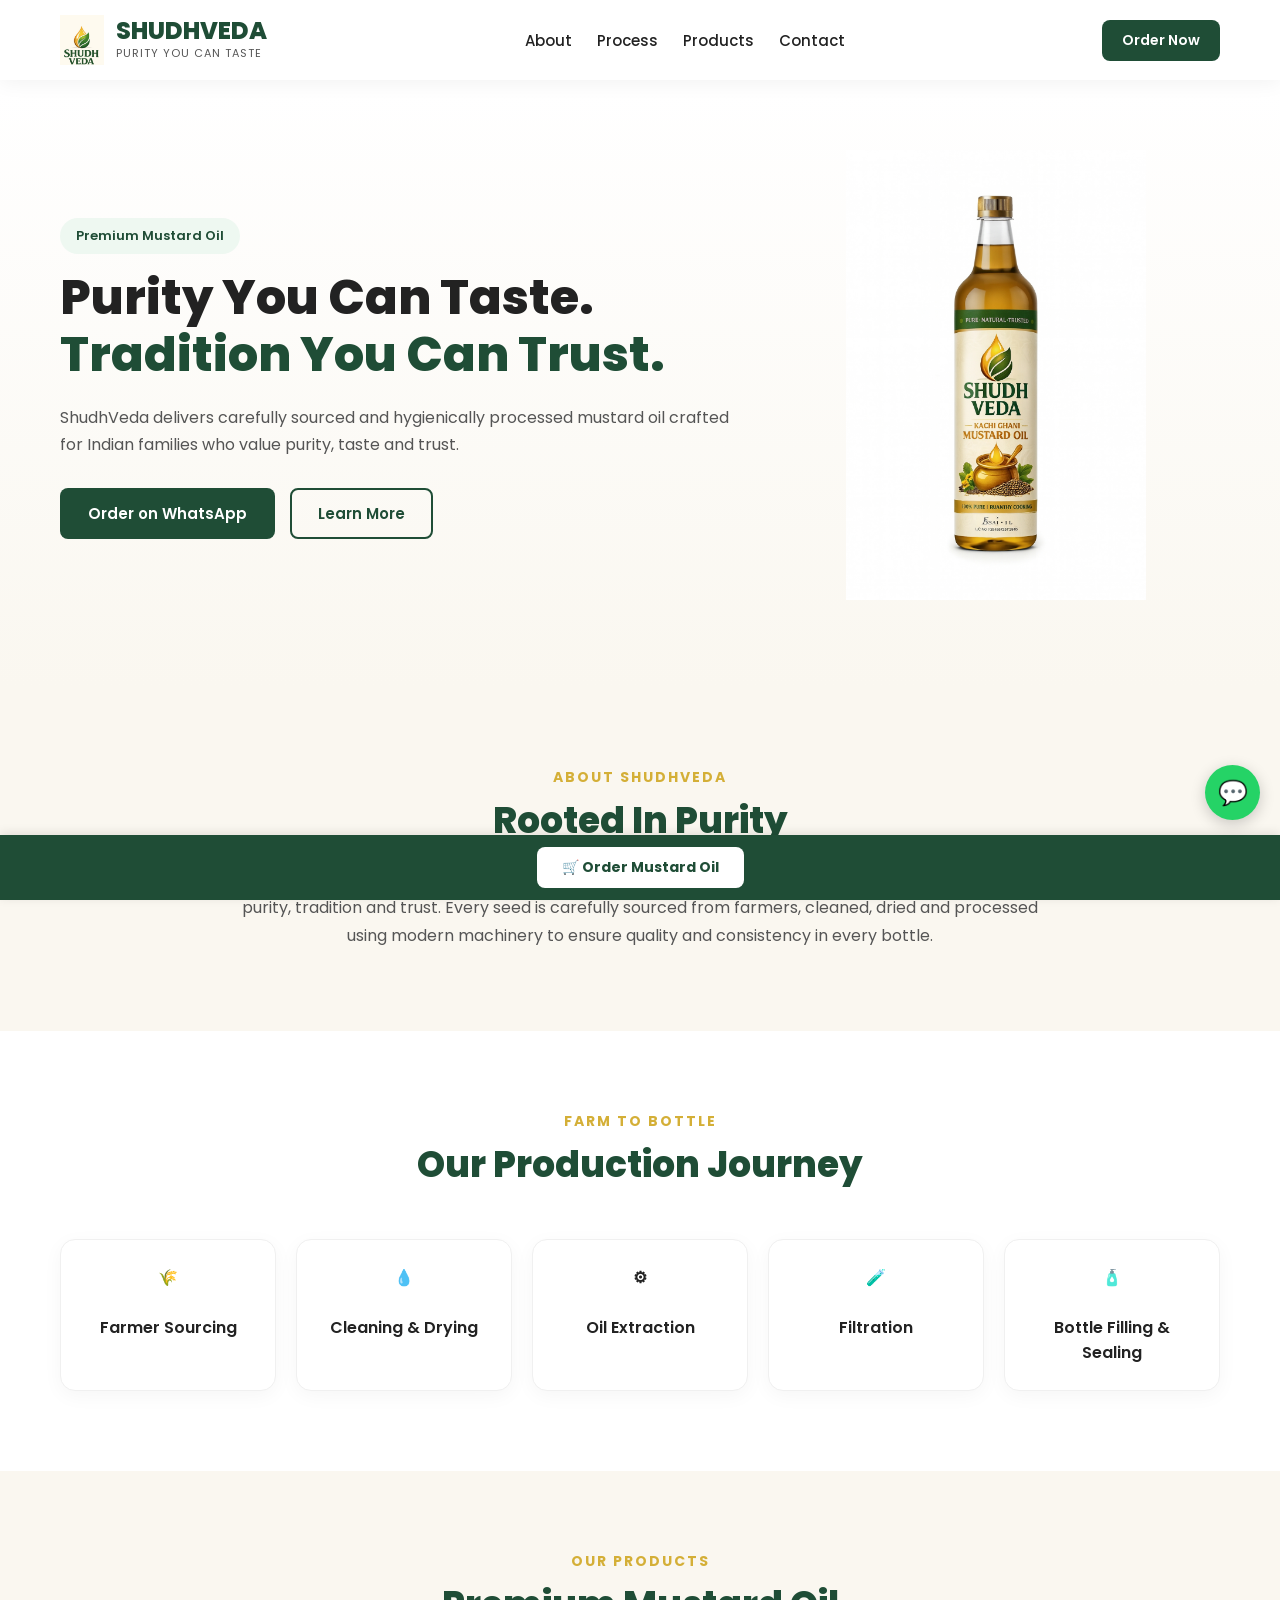
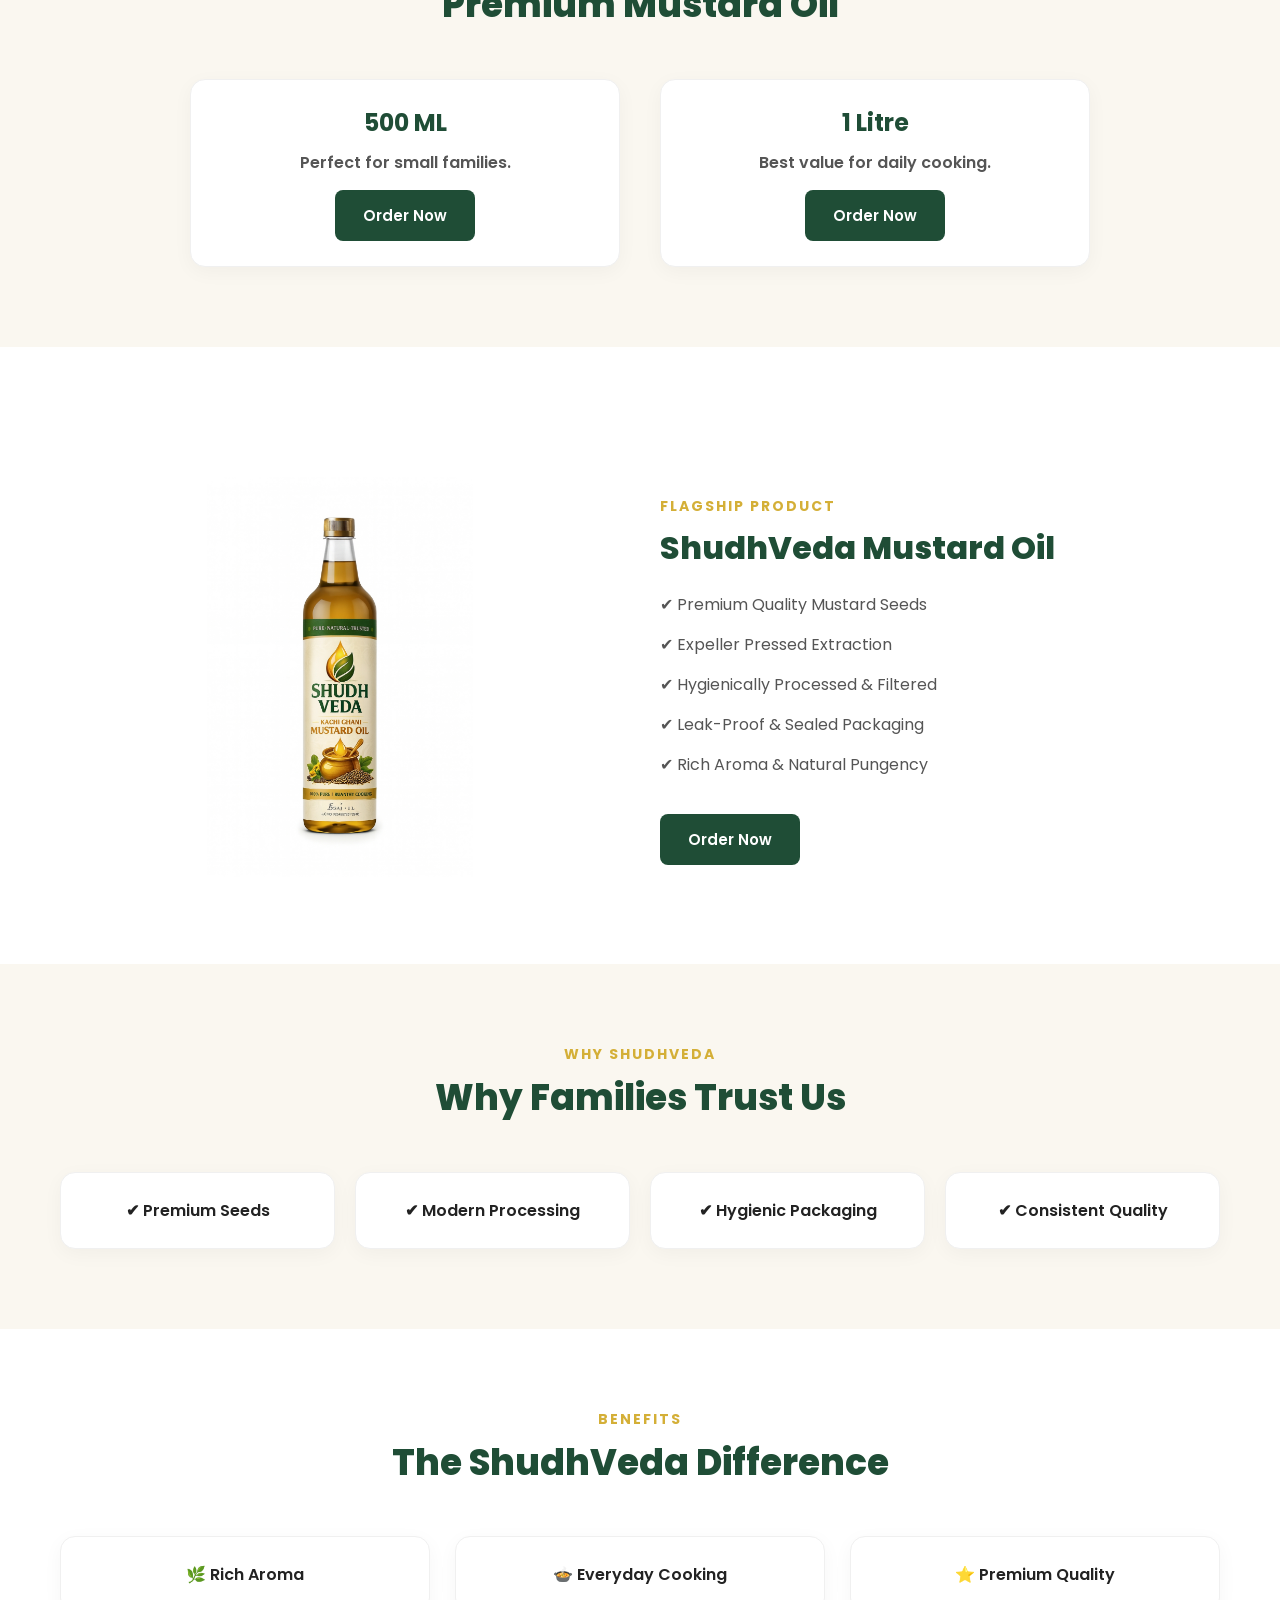
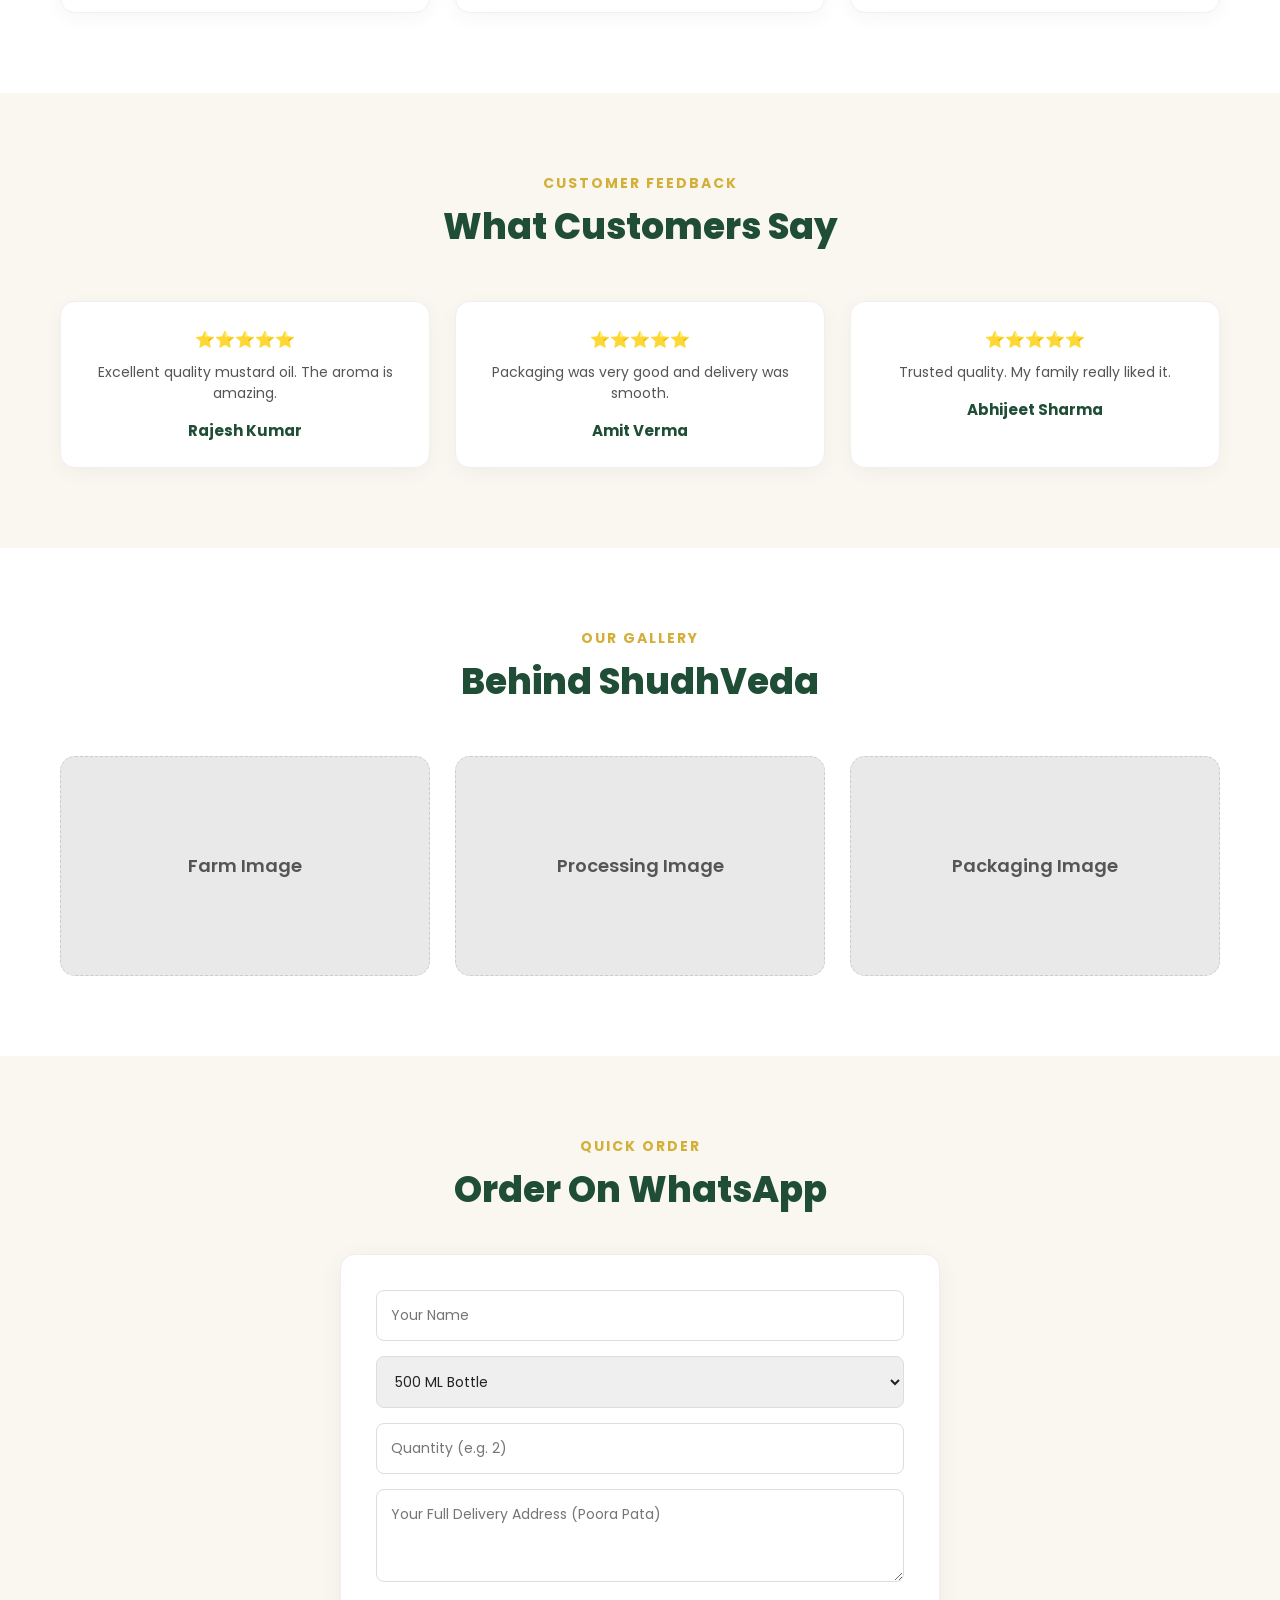
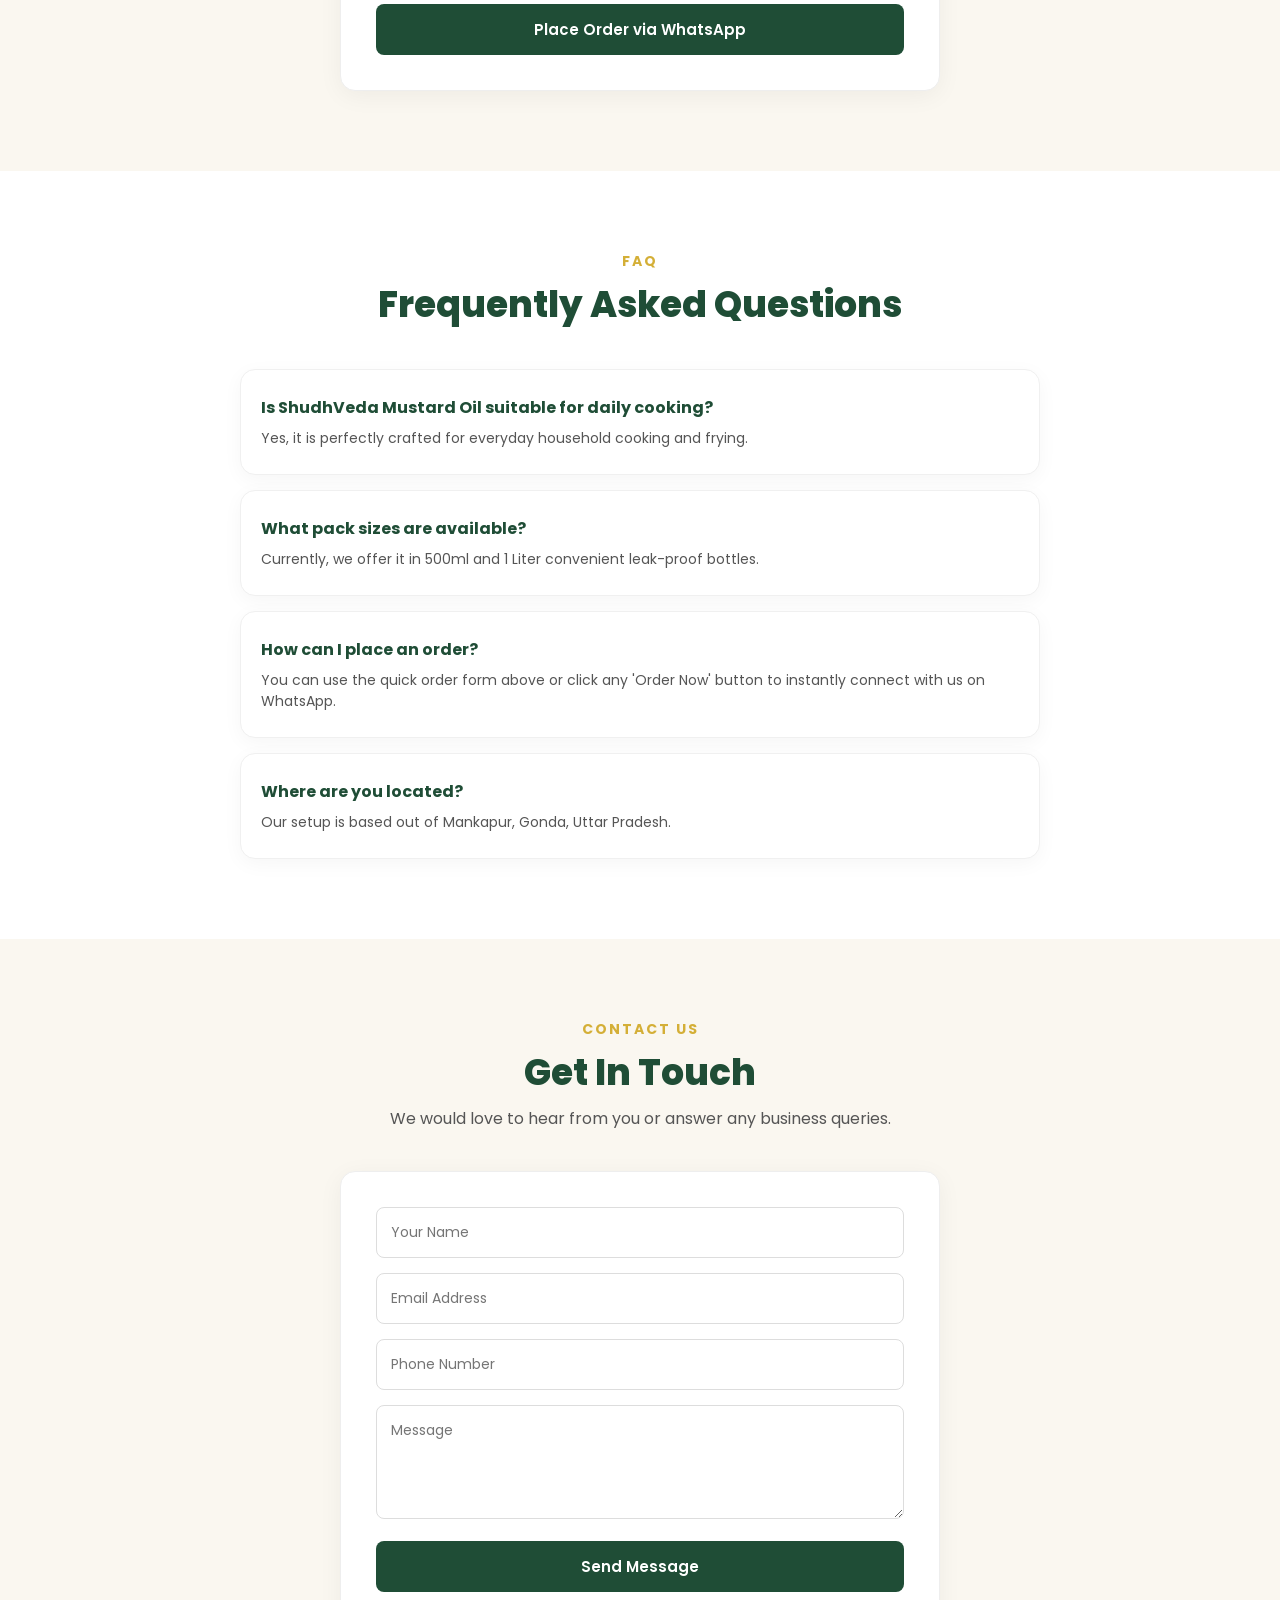
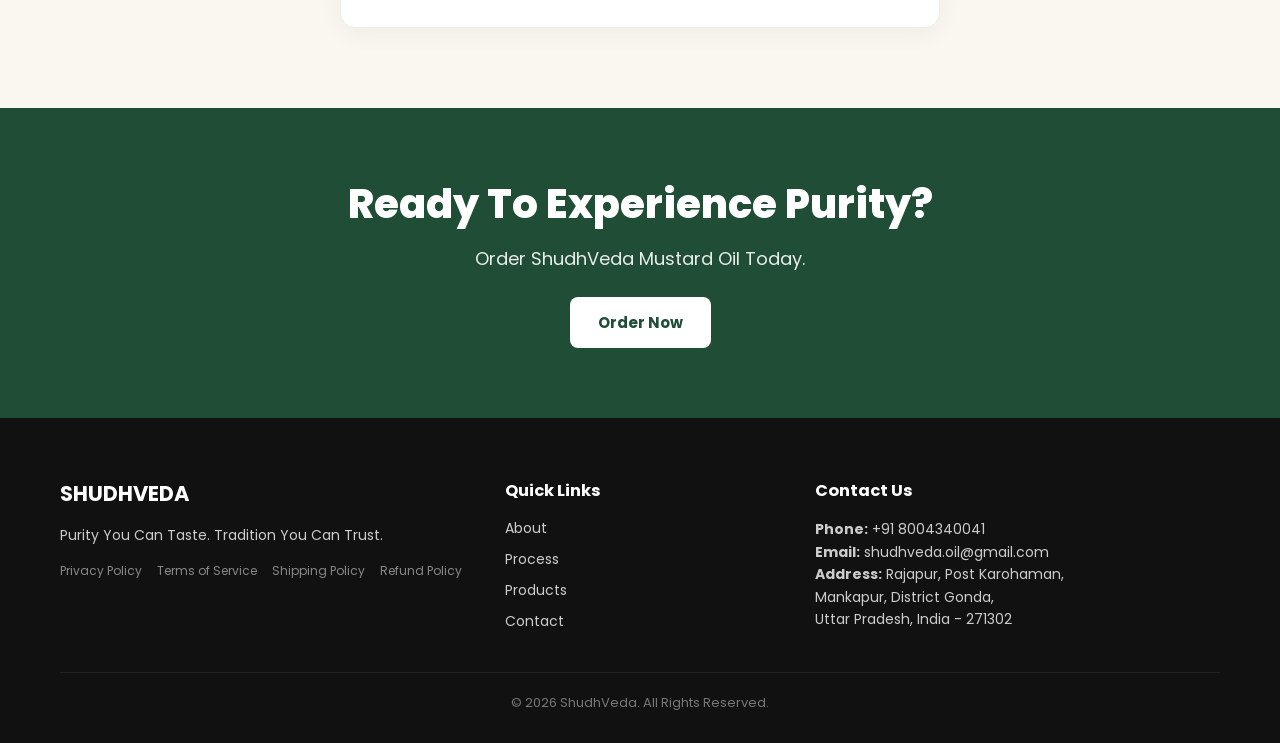
<file: index.html>
<!DOCTYPE html>
<html lang="en">
<head>
    <meta charset="UTF-8">
    <meta name="viewport" content="width=device-width, initial-scale=1.0">
    <title>ShudhVeda | Purity You Can Taste. Tradition You Can Trust.</title>
    <link rel="icon" href="favicon.ico">
    <link href="https://fonts.googleapis.com/css2?family=Poppins:wght@300;400;500;600;700;800&display=swap" rel="stylesheet">
    
    <style>
        :root {
            --primary: #1f4d36;
            --secondary: #2f6d4e;
            --gold: #d4af37;
            --ivory: #faf7f0;
            --text-dark: #222222;
            --text-light: #555555;
            --white: #ffffff;
        }

        * {
            margin: 0;
            padding: 0;
            box-sizing: border-box;
            font-family: 'Poppins', sans-serif;
        }

        html {
            scroll-behavior: smooth;
            overflow-x: hidden;
            width: 100%;
        }

        body {
            background: var(--white);
            color: var(--text-dark);
            overflow-x: hidden;
            width: 100%;
            padding-top: 90px;
        }

        .container {
            width: 100%;
            max-width: 1200px;
            margin: 0 auto;
            padding: 0 20px;
        }

        /* NAVBAR */
        nav {
            position: fixed;
            top: 0;
            left: 0;
            width: 100%;
            background: var(--white);
            box-shadow: 0 2px 20px rgba(0,0,0,.06);
            z-index: 1000;
        }

        .nav-container {
            display: flex;
            justify-content: space-between;
            align-items: center;
            padding: 15px 20px;
            max-width: 1200px;
            margin: 0 auto;
        }

        .logo {
            display: flex;
            align-items: center;
            gap: 12px;
            text-decoration: none;
        }

        .logo img {
            height: 50px;
            width: auto;
        }

        .logo-text h2 {
            color: var(--primary);
            font-size: 24px;
            font-weight: 800;
            line-height: 1.1;
        }

        .logo-text p {
            font-size: 11px;
            color: var(--text-light);
            letter-spacing: 1px;
            text-transform: uppercase;
        }

        .nav-links {
            display: flex;
            gap: 25px;
        }

        .nav-links a {
            text-decoration: none;
            color: var(--text-dark);
            font-weight: 500;
            font-size: 15px;
            transition: color 0.3s ease;
        }

        .nav-links a:hover {
            color: var(--primary);
        }

        .order-btn {
            background: var(--primary);
            color: var(--white);
            padding: 10px 20px;
            border-radius: 8px;
            text-decoration: none;
            font-weight: 600;
            font-size: 14px;
            transition: all 0.3s ease;
        }

        .order-btn:hover {
            background: var(--secondary);
            transform: translateY(-2px);
        }

        /* HERO SECTION */
        .hero {
            padding: 60px 0 80px 0;
            background: linear-gradient(to bottom, #ffffff, var(--ivory));
        }

        .hero-grid {
            display: grid;
            grid-template-columns: 1.2fr 0.8fr;
            gap: 40px;
            align-items: center;
        }

        .badge {
            display: inline-block;
            background: #eef8f1;
            padding: 8px 16px;
            border-radius: 50px;
            font-weight: 600;
            font-size: 13px;
            color: var(--primary);
            margin-bottom: 15px;
        }

        .hero h1 {
            font-size: 48px;
            line-height: 1.2;
            font-weight: 800;
            color: var(--text-dark);
        }

        .hero h1 span {
            color: var(--primary);
            display: block;
        }

        .hero p {
            margin-top: 20px;
            font-size: 16px;
            line-height: 1.7;
            color: var(--text-light);
        }

        .hero-buttons {
            margin-top: 30px;
            display: flex;
            gap: 15px;
        }

        .btn-primary {
            background: var(--primary);
            color: var(--white);
            padding: 14px 28px;
            border-radius: 8px;
            text-decoration: none;
            font-weight: 600;
            display: inline-block;
            transition: all 0.3s ease;
            border: none;
            font-size: 15px;
            text-align: center;
        }

        .btn-primary:hover {
            transform: translateY(-3px);
            background: var(--secondary);
            box-shadow: 0 5px 15px rgba(31, 77, 54, 0.2);
        }

        .btn-outline {
            border: 2px solid var(--primary);
            color: var(--primary);
            padding: 12px 26px;
            border-radius: 8px;
            text-decoration: none;
            font-weight: 600;
            display: inline-block;
            transition: all 0.3s ease;
            font-size: 15px;
            text-align: center;
        }

        .btn-outline:hover {
            background: var(--primary);
            color: var(--white);
            transform: translateY(-3px);
        }

        .hero-image {
            text-align: center;
        }

        .hero-image img {
            max-width: 100%;
            height: auto;
            max-height: 450px;
            transition: transform 0.4s ease;
        }

        /* SECTION STYLES */
        section {
            padding: 80px 0;
            width: 100%;
        }

        .section-tag {
            display: block;
            color: var(--gold);
            font-weight: 700;
            letter-spacing: 2px;
            text-transform: uppercase;
            font-size: 14px;
            margin-bottom: 10px;
        }

        .section-title {
            font-size: 36px;
            color: var(--primary);
            font-weight: 800;
            line-height: 1.3;
        }

        .text-center {
            text-align: center;
        }

        /* GRIDS */
        .grid-5 {
            display: grid;
            grid-template-columns: repeat(5, 1fr);
            gap: 20px;
            margin-top: 50px;
        }

        .grid-4 {
            display: grid;
            grid-template-columns: repeat(4, 1fr);
            gap: 20px;
            margin-top: 50px;
        }

        .grid-3 {
            display: grid;
            grid-template-columns: repeat(3, 1fr);
            gap: 25px;
            margin-top: 50px;
        }

        .grid-2 {
            display: grid;
            grid-template-columns: repeat(2, 1fr);
            gap: 40px;
            margin-top: 50px;
            align-items: center;
        }

        .trust-card {
            background: var(--white);
            padding: 25px 20px;
            border-radius: 15px;
            box-shadow: 0 5px 20px rgba(0,0,0,.04);
            text-align: center;
            font-weight: 600;
            transition: all .3s ease;
            border: 1px solid #f0f0f0;
        }

        .trust-card:hover {
            transform: translateY(-5px);
            box-shadow: 0 12px 30px rgba(0,0,0,.08);
        }

        .gallery-box {
            height: 220px;
            background: #e9e9e9;
            border-radius: 15px;
            display: flex;
            justify-content: center;
            align-items: center;
            font-size: 18px;
            font-weight: 600;
            color: var(--text-light);
            border: 1px dashed #ccc;
        }

        /* FORM STYLING */
        .form-container {
            max-width: 600px;
            margin: 40px auto 0;
        }

        .form-card {
            background: var(--white);
            padding: 35px;
            border-radius: 15px;
            box-shadow: 0 5px 25px rgba(0,0,0,.05);
            border: 1px solid #eee;
        }

        input, select, textarea {
            width: 100%;
            padding: 14px;
            margin-bottom: 15px;
            border: 1px solid #ddd;
            border-radius: 8px;
            font-family: 'Poppins', sans-serif;
            font-size: 14px;
            color: var(--text-dark);
            outline: none;
            transition: border-color 0.3s;
        }

        input:focus, select:focus, textarea:focus {
            border-color: var(--primary);
        }

        .feature-list {
            list-style: none;
            margin-top: 20px;
        }

        .feature-list li {
            font-size: 16px;
            line-height: 2;
            color: var(--text-light);
            margin-bottom: 8px;
        }

        /* FLOATING ELEMENTS */
        .whatsapp-float {
            position: fixed;
            right: 20px;
            bottom: 80px;
            width: 55px;
            height: 55px;
            background: #25D366;
            border-radius: 50%;
            display: flex;
            align-items: center;
            justify-content: center;
            font-size: 24px;
            text-decoration: none;
            color: var(--white);
            box-shadow: 0 4px 15px rgba(0,0,0,.2);
            z-index: 9999;
            transition: transform 0.3s;
        }

        .whatsapp-float:hover {
            transform: scale(1.1);
        }

        .bottom-order-bar {
            position: fixed;
            bottom: 0;
            left: 0;
            width: 100%;
            background: var(--primary);
            padding: 12px;
            display: flex;
            justify-content: center;
            z-index: 9998;
            box-shadow: 0 -2px 10px rgba(0,0,0,0.1);
        }

        .bottom-order-bar a {
            background: var(--white);
            color: var(--primary);
            padding: 10px 25px;
            border-radius: 8px;
            font-weight: 700;
            text-decoration: none;
            font-size: 14px;
        }

        /* FOOTER */
        footer {
            background: #111111;
            color: var(--white);
            padding: 60px 0 30px;
            font-size: 14px;
        }

        .footer-grid {
            display: grid;
            grid-template-columns: 1.5fr 1fr 1.5fr;
            gap: 40px;
        }

        footer h2, footer h3 {
            color: var(--white);
            margin-bottom: 15px;
        }

        footer a {
            color: #ccc;
            text-decoration: none;
            transition: color 0.3s;
        }

        footer a:hover {
            color: var(--gold);
        }

        .footer-links {
            display: flex;
            flex-direction: column;
            gap: 10px;
        }

        .footer-policy-links {
            margin-top: 15px;
            display: flex;
            gap: 15px;
            flex-wrap: wrap;
        }

        .footer-policy-links a {
            font-size: 12px;
            color: #888;
        }

        address {
            font-style: normal;
            line-height: 1.6;
            color: #ccc;
        }

        /* RESPONSIVE MEDIA QUERIES */
        @media (max-width: 992px) {
            .hero-grid {
                grid-template-columns: 1fr;
                text-align: center;
            }
            .hero h1 {
                font-size: 38px;
            }
            .hero-buttons {
                justify-content: center;
            }
            .grid-5, .grid-4 {
                grid-template-columns: repeat(3, 1fr);
            }
            .grid-3 {
                grid-template-columns: repeat(2, 1fr);
            }
            .grid-2 {
                grid-template-columns: 1fr;
                text-align: center;
            }
            .section-title {
                font-size: 30px;
            }
        }

        @media (max-width: 768px) {
            body {
                padding-top: 130px;
            }
            .nav-container {
                flex-direction: column;
                gap: 12px;
                padding: 10px;
            }
            .nav-links {
                gap: 15px;
                justify-content: center;
            }
            .hero h1 {
                font-size: 32px;
            }
            .grid-5, .grid-4, .grid-3 {
                grid-template-columns: repeat(2, 1fr);
            }
            .footer-grid {
                grid-template-columns: 1fr;
                gap: 30px;
                text-align: center;
            }
            .footer-links {
                align-items: center;
            }
            .footer-policy-links {
                justify-content: center;
            }
        }

        @media (max-width: 480px) {
            body {
                padding-top: 140px;
            }
            .logo-text h2 {
                font-size: 20px;
            }
            .hero h1 {
                font-size: 28px;
            }
            .hero p {
                font-size: 14px;
            }
            .hero-buttons {
                flex-direction: column;
                gap: 10px;
            }
            .btn-primary, .btn-outline {
                width: 100%;
            }
            .grid-5, .grid-4, .grid-3 {
                grid-template-columns: 1fr;
            }
            .section-title {
                font-size: 24px;
            }
            .form-card {
                padding: 20px;
            }
            .whatsapp-float {
                right: 15px;
                bottom: 75px;
                width: 50px;
                height: 50px;
                font-size: 20px;
            }
        }
    </style>
</head>
<body>

    <!-- Floating WhatsApp Icon -->
    <a href="https://wa.me/918004340041" target="_blank" class="whatsapp-float" title="Chat on WhatsApp">💬</a>

    <!-- Sticky Bottom Bar -->
    <div class="bottom-order-bar">
        <a href="https://wa.me/918004340041">🛒 Order Mustard Oil</a>
    </div>

    <!-- Navigation Bar -->
    <nav>
        <div class="nav-container">
            <a href="#" class="logo">
                <img src="logo.png" alt="ShudhVeda">
                <div class="logo-text">
                    <h2>SHUDHVEDA</h2>
                    <p>Purity You Can Taste</p>
                </div>
            </a>
            <div class="nav-links">
                <a href="#about">About</a>
                <a href="#process">Process</a>
                <a href="#products">Products</a>
                <a href="#contact">Contact</a>
            </div>
            <a href="https://wa.me/918004340041" class="order-btn">Order Now</a>
        </div>
    </nav>

    <!-- Hero Section -->
    <section class="hero">
        <div class="container hero-grid">
            <div>
                <div class="badge">Premium Mustard Oil</div>
                <h1>Purity You Can Taste. <span>Tradition You Can Trust.</span></h1>
                <p>ShudhVeda delivers carefully sourced and hygienically processed mustard oil crafted for Indian families who value purity, taste and trust.</p>
                <div class="hero-buttons">
                    <a href="https://wa.me/918004340041" class="btn-primary">Order on WhatsApp</a>
                    <a href="#about" class="btn-outline">Learn More</a>
                </div>
            </div>
            <div class="hero-image">
                <img src="mustard-bottle.png" alt="ShudhVeda Mustard Oil Bottle">
            </div>
        </div>
    </section>

    <!-- About Section -->
    <section id="about" style="background: var(--ivory);">
        <div class="container">
            <div class="text-center" style="max-width: 800px; margin: 0 auto;">
                <span class="section-tag">About ShudhVeda</span>
                <h2 class="section-title">Rooted In Purity</h2>
                <p style="margin-top: 20px; font-size: 16px; line-height: 1.8; color: var(--text-light);">
                    ShudhVeda was founded with a simple mission: to provide high-quality mustard oil that preserves purity, tradition and trust. 
                    Every seed is carefully sourced from farmers, cleaned, dried and processed using modern machinery to ensure quality and consistency in every bottle.
                </p>
            </div>
        </div>
    </section>

    <!-- Process Section -->
    <section id="process">
        <div class="container">
            <div class="text-center">
                <span class="section-tag">Farm To Bottle</span>
                <h2 class="section-title">Our Production Journey</h2>
            </div>
            <div class="grid-5">
                <div class="trust-card">🌾<br><br>Farmer Sourcing</div>
                <div class="trust-card">💧<br><br>Cleaning & Drying</div>
                <div class="trust-card">⚙<br><br>Oil Extraction</div>
                <div class="trust-card">🧪<br><br>Filtration</div>
                <div class="trust-card">🧴<br><br>Bottle Filling & Sealing</div>
            </div>
        </div>
    </section>

    <!-- Products Section -->
    <section id="products" style="background: var(--ivory);">
        <div class="container">
            <div class="text-center">
                <span class="section-tag">Our Products</span>
                <h2 class="section-title">Premium Mustard Oil</h2>
            </div>
            <div class="grid-2" style="max-width: 900px; margin: 50px auto 0;">
                <div class="trust-card">
                    <h3 style="font-size: 24px; color: var(--primary);">500 ML</h3>
                    <p style="margin-top: 10px; color: var(--text-light);">Perfect for small families.</p>
                    <a href="https://wa.me/918004340041" class="btn-primary" style="margin-top: 15px;">Order Now</a>
                </div>
                <div class="trust-card">
                    <h3 style="font-size: 24px; color: var(--primary);">1 Litre</h3>
                    <p style="margin-top: 10px; color: var(--text-light);">Best value for daily cooking.</p>
                    <a href="https://wa.me/918004340041" class="btn-primary" style="margin-top: 15px;">Order Now</a>
                </div>
            </div>
        </div>
    </section>

    <!-- Flagship Spotlight Section -->
    <section id="spotlight">
        <div class="container">
            <div class="grid-2">
                <div class="text-center">
                    <img src="mustard-bottle.png" alt="Mustard Oil Flagship" style="max-height: 400px; width: auto;">
                </div>
                <div>
                    <span class="section-tag">Flagship Product</span>
                    <h2 class="section-title" style="font-size: 32px;">ShudhVeda Mustard Oil</h2>
                    <ul class="feature-list">
                        <li>✔ Premium Quality Mustard Seeds</li>
                        <li>✔ Expeller Pressed Extraction</li>
                        <li>✔ Hygienically Processed & Filtered</li>
                        <li>✔ Leak-Proof & Sealed Packaging</li>
                        <li>✔ Rich Aroma & Natural Pungency</li>
                    </ul>
                    <a href="https://wa.me/918004340041" class="btn-primary" style="margin-top: 25px;">Order Now</a>
                </div>
            </div>
        </div>
    </section>

    <!-- Trust Features Section -->
    <section id="why-us" style="background: var(--ivory);">
        <div class="container">
            <div class="text-center">
                <span class="section-tag">Why ShudhVeda</span>
                <h2 class="section-title">Why Families Trust Us</h2>
            </div>
            <div class="grid-4">
                <div class="trust-card">✔ Premium Seeds</div>
                <div class="trust-card">✔ Modern Processing</div>
                <div class="trust-card">✔ Hygienic Packaging</div>
                <div class="trust-card">✔ Consistent Quality</div>
            </div>
        </div>
    </section>

    <!-- Benefits Section -->
    <section id="benefits">
        <div class="container">
            <div class="text-center">
                <span class="section-tag">Benefits</span>
                <h2 class="section-title">The ShudhVeda Difference</h2>
            </div>
            <div class="grid-3">
                <div class="trust-card">🌿 Rich Aroma</div>
                <div class="trust-card">🍲 Everyday Cooking</div>
                <div class="trust-card">⭐ Premium Quality</div>
            </div>
        </div>
    </section>

    <!-- Testimonials Section -->
    <section id="testimonials" style="background: var(--ivory);">
        <div class="container">
            <div class="text-center">
                <span class="section-tag">Customer Feedback</span>
                <h2 class="section-title">What Customers Say</h2>
            </div>
            <div class="grid-3">
                <div class="trust-card">
                    <div style="color: var(--gold); margin-bottom: 10px;">⭐⭐⭐⭐⭐</div>
                    <p style="font-size: 14px; color: var(--text-light); font-weight: 400;">Excellent quality mustard oil. The aroma is amazing.</p>
                    <h4 style="margin-top: 15px; font-size: 15px; color: var(--primary);">Rajesh Kumar</h4>
                </div>
                <div class="trust-card">
                    <div style="color: var(--gold); margin-bottom: 10px;">⭐⭐⭐⭐⭐</div>
                    <p style="font-size: 14px; color: var(--text-light); font-weight: 400;">Packaging was very good and delivery was smooth.</p>
                    <h4 style="margin-top: 15px; font-size: 15px; color: var(--primary);">Amit Verma</h4>
                </div>
                <div class="trust-card">
                    <div style="color: var(--gold); margin-bottom: 10px;">⭐⭐⭐⭐⭐</div>
                    <p style="font-size: 14px; color: var(--text-light); font-weight: 400;">Trusted quality. My family really liked it.</p>
                    <h4 style="margin-top: 15px; font-size: 15px; color: var(--primary);">Abhijeet Sharma</h4>
                </div>
            </div>
        </div>
    </section>

    <!-- Gallery Section -->
    <section id="gallery">
        <div class="container">
            <div class="text-center">
                <span class="section-tag">Our Gallery</span>
                <h2 class="section-title">Behind ShudhVeda</h2>
            </div>
            <div class="grid-3">
                <div class="gallery-box">Farm Image</div>
                <div class="gallery-box">Processing Image</div>
                <div class="gallery-box">Packaging Image</div>
            </div>
        </div>
    </section>

    <!-- Quick Order Form (WhatsApp Integrated with Address Input) -->
    <section id="quick-order" style="background: var(--ivory);">
        <div class="container">
            <div class="text-center">
                <span class="section-tag">Quick Order</span>
                <h2 class="section-title">Order On WhatsApp</h2>
            </div>
            <div class="form-container">
                <div class="form-card">
                    <input id="name" type="text" placeholder="Your Name" required>
                    <select id="product">
                        <option value="500 ML Bottle">500 ML Bottle</option>
                        <option value="1 Liter Bottle">1 Liter Bottle</option>
                    </select>
                    <input id="quantity" type="number" placeholder="Quantity (e.g. 2)" min="1" required>
                    <textarea id="address" placeholder="Your Full Delivery Address (Poora Pata)" rows="3" required></textarea>
                    <button onclick="sendOrder()" class="btn-primary" style="width: 100%; cursor: pointer;">Place Order via WhatsApp</button>
                </div>
            </div>
        </div>
    </section>

    <!-- FAQ Section -->
    <section id="faq">
        <div class="container">
            <div class="text-center">
                <span class="section-tag">FAQ</span>
                <h2 class="section-title">Frequently Asked Questions</h2>
            </div>
            <div style="max-width: 800px; margin: 40px auto 0;">
                <div class="trust-card" style="text-align: left; margin-bottom: 15px;">
                    <h3 style="font-size: 16px; color: var(--primary);">Is ShudhVeda Mustard Oil suitable for daily cooking?</h3>
                    <p style="margin-top: 8px; color: var(--text-light); font-weight: 400; font-size: 14px;">Yes, it is perfectly crafted for everyday household cooking and frying.</p>
                </div>
                <div class="trust-card" style="text-align: left; margin-bottom: 15px;">
                    <h3 style="font-size: 16px; color: var(--primary);">What pack sizes are available?</h3>
                    <p style="margin-top: 8px; color: var(--text-light); font-weight: 400; font-size: 14px;">Currently, we offer it in 500ml and 1 Liter convenient leak-proof bottles.</p>
                </div>
                <div class="trust-card" style="text-align: left; margin-bottom: 15px;">
                    <h3 style="font-size: 16px; color: var(--primary);">How can I place an order?</h3>
                    <p style="margin-top: 8px; color: var(--text-light); font-weight: 400; font-size: 14px;">You can use the quick order form above or click any 'Order Now' button to instantly connect with us on WhatsApp.</p>
                </div>
                <div class="trust-card" style="text-align: left;">
                    <h3 style="font-size: 16px; color: var(--primary);">Where are you located?</h3>
                    <p style="margin-top: 8px; color: var(--text-light); font-weight: 400; font-size: 14px;">Our setup is based out of Mankapur, Gonda, Uttar Pradesh.</p>
                </div>
            </div>
        </div>
    </section>

    <!-- Contact Form Section -->
    <section id="contact" style="background: var(--ivory);">
        <div class="container">
            <div class="text-center">
                <span class="section-tag">Contact Us</span>
                <h2 class="section-title">Get In Touch</h2>
                <p style="margin-top: 10px; color: var(--text-light);">We would love to hear from you or answer any business queries.</p>
            </div>
            <div class="form-container">
                <form class="form-card" onsubmit="event.preventDefault(); alert('Thank you for contacting us! We will get back to you soon.');">
                    <input type="text" placeholder="Your Name" required>
                    <input type="email" placeholder="Email Address" required>
                    <input type="text" placeholder="Phone Number" required>
                    <textarea placeholder="Message" rows="4" required></textarea>
                    <button type="submit" class="btn-primary" style="width: 100%; cursor: pointer;">Send Message</button>
                </form>
            </div>
        </div>
    </section>

    <!-- CTA Section -->
    <section style="background: var(--primary); color: var(--white); text-align: center; padding: 70px 0;">
        <div class="container">
            <h2 style="font-size: 40px; font-weight: 800; line-height: 1.3;">Ready To Experience Purity?</h2>
            <p style="margin-top: 15px; font-size: 18px; opacity: .9;">Order ShudhVeda Mustard Oil Today.</p>
            <a href="https://wa.me/918004340041" class="btn-primary" style="background: var(--white); color: var(--primary); margin-top: 25px; font-weight: 700;">Order Now</a>
        </div>
    </section>

    <!-- Footer -->
    <footer>
        <div class="container">
            <div class="footer-grid">
                <div>
                    <h2>SHUDHVEDA</h2>
                    <p style="color: #ccc; line-height: 1.6; margin-top: 10px;">Purity You Can Taste. Tradition You Can Trust.</p>
                    <div class="footer-policy-links">
                        <a href="#">Privacy Policy</a>
                        <a href="#">Terms of Service</a>
                        <a href="#">Shipping Policy</a>
                        <a href="#">Refund Policy</a>
                    </div>
                </div>
                <div>
                    <h3>Quick Links</h3>
                    <div class="footer-links">
                        <a href="#about">About</a>
                        <a href="#process">Process</a>
                        <a href="#products">Products</a>
                        <a href="#contact">Contact</a>
                    </div>
                </div>
                <div>
                    <h3>Contact Us</h3>
                    <address style="margin-top: 10px;">
                        <strong>Phone:</strong> +91 8004340041<br>
                        <strong>Email:</strong> shudhveda.oil@gmail.com<br>
                        <strong>Address:</strong> Rajapur, Post Karohaman,<br>
                        Mankapur, District Gonda,<br>
                        Uttar Pradesh, India - 271302
                    </address>
                </div>
            </div>
            <div style="text-align: center; color: #777; margin-top: 40px; padding-top: 20px; border-top: 1px solid #222; font-size: 13px;">
                © 2026 ShudhVeda. All Rights Reserved.
            </div>
        </div>
    </footer>

    <!-- Scripts -->
    <script>
        function sendOrder(){
            let name = document.getElementById("name").value.trim();
            let product = document.getElementById("product").value;
            let quantity = document.getElementById("quantity").value.trim();
            let address = document.getElementById("address").value.trim();

            if(!name || !quantity || !address) {
                alert("Please fill Name, Quantity, and Address before placing an order.");
                return;
            }

            let message = `Hello ShudhVeda,\n\nName: ${name}\nProduct: ${product}\nQuantity: ${quantity}\nAddress: ${address}\n\nI would like to place an order.`;
            let url = `https://wa.me/918004340041?text=${encodeURIComponent(message)}`;
            
            alert("Thank you for choosing ShudhVeda. Redirecting to WhatsApp.");
            window.open(url, "_blank");
        }
    </script>
</body>
</html>
</file>
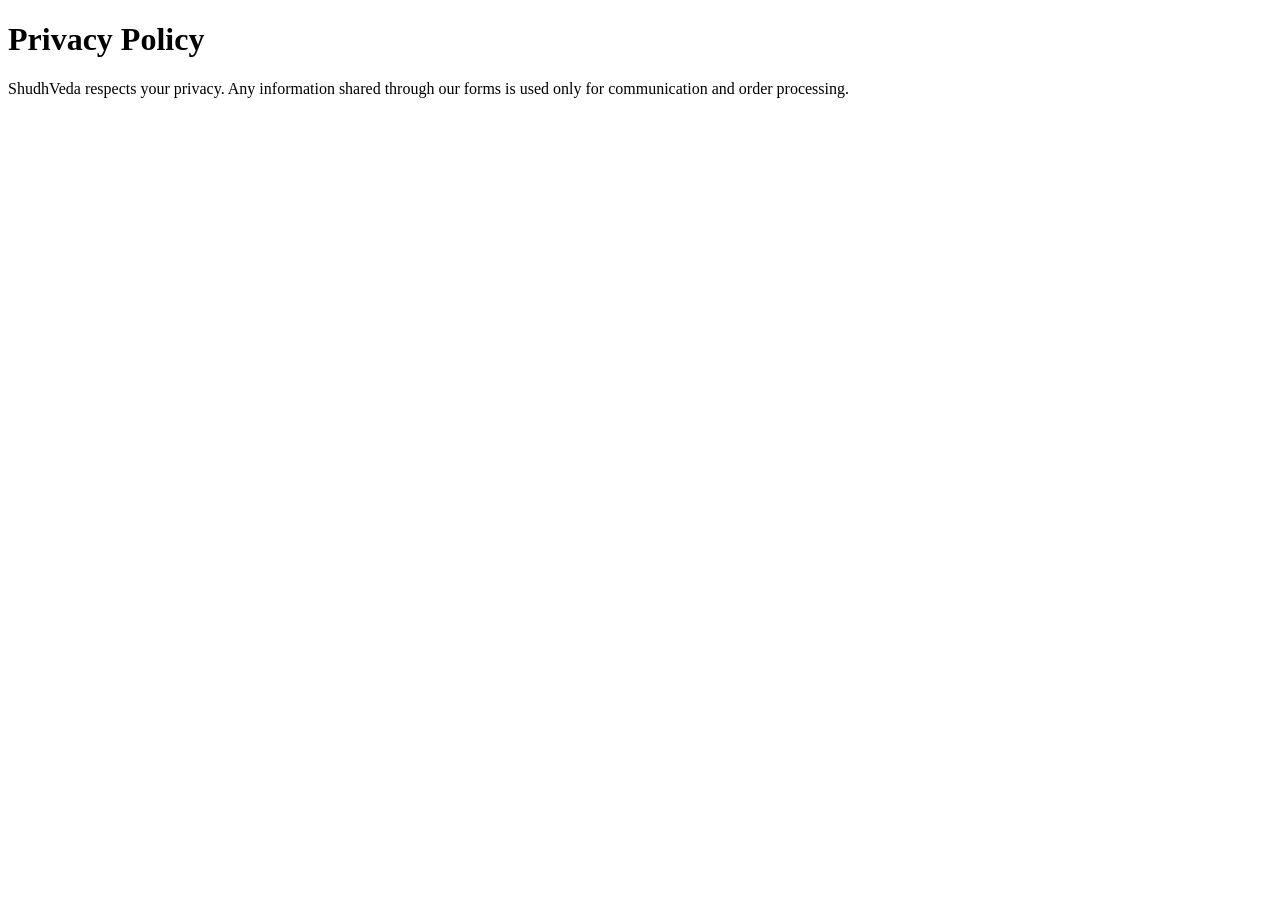
<file: Privacy.html>
<!DOCTYPE html>
<html>
<head>
<title>Privacy Policy</title>
</head>
<body>

<h1>Privacy Policy</h1>

<p>
ShudhVeda respects your privacy.
Any information shared through our forms
is used only for communication and order processing.
</p>

</body>
</html>
</file>
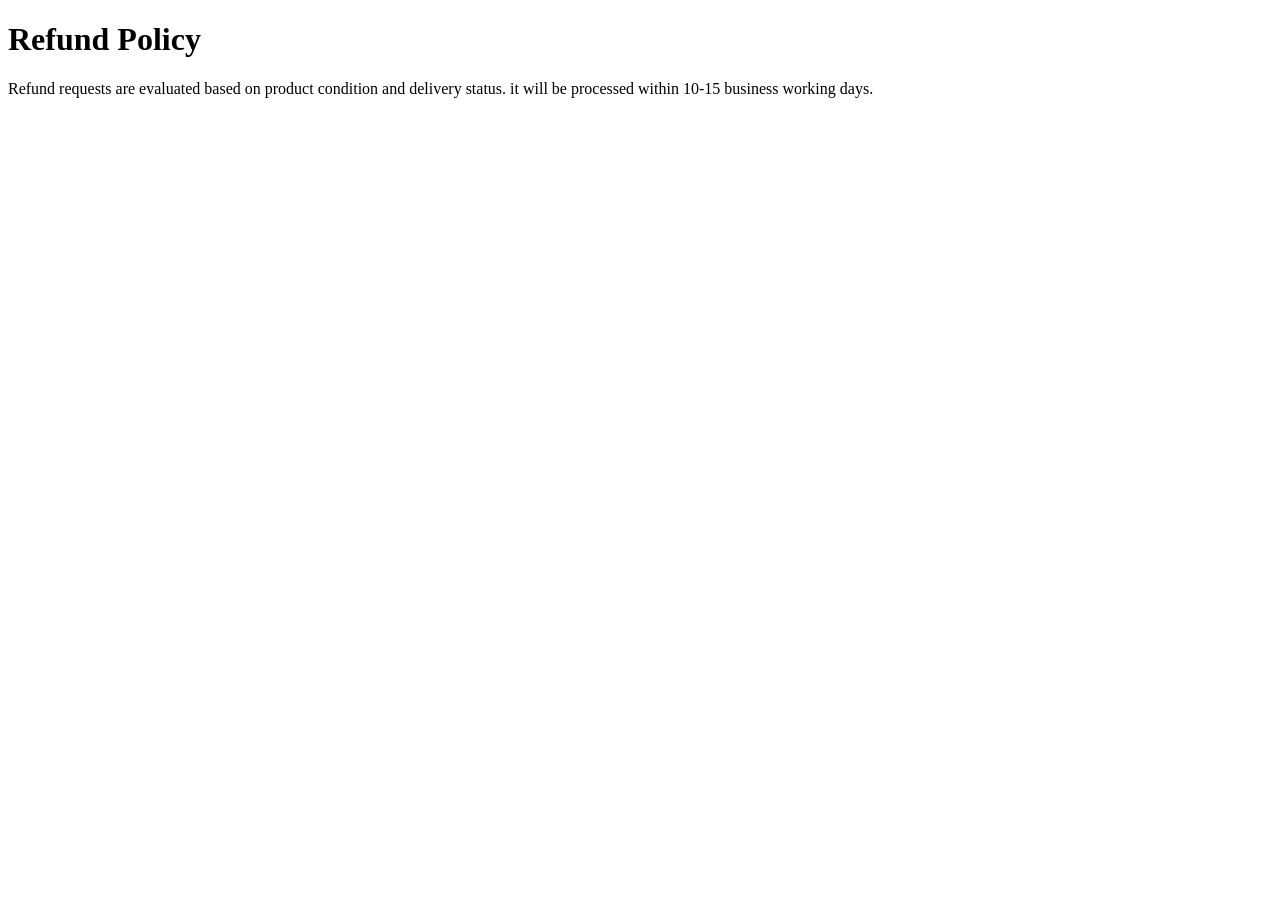
<file: refund.html>
<!DOCTYPE html>
<html>
<head>
<title>Refund Policy</title>
</head>
<body>

<h1>Refund Policy</h1>

<p>
Refund requests are evaluated based
on product condition and delivery status. it will be processed within 10-15 business working days.
</p>

</body>
</html>
</file>
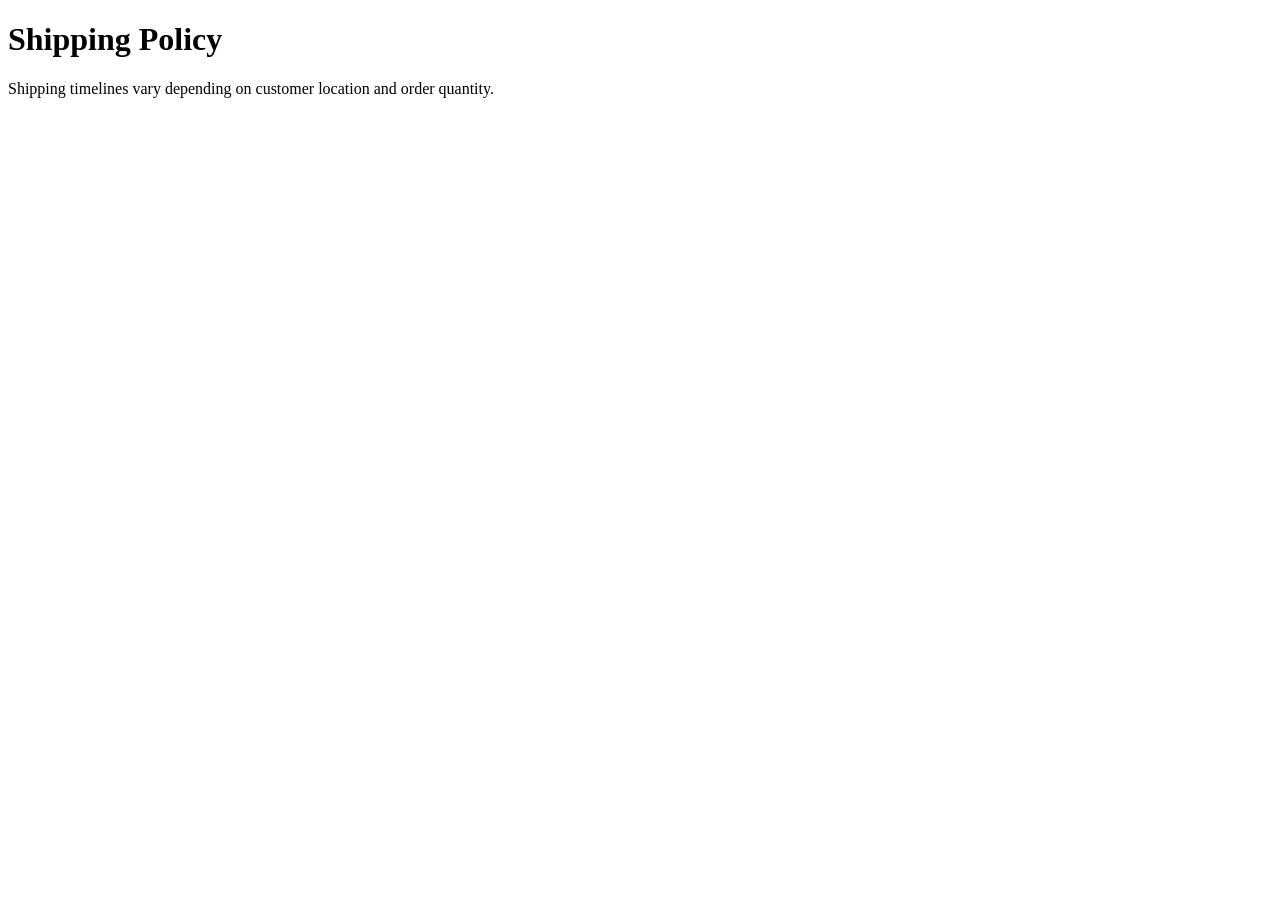
<file: shipping.html>
<!DOCTYPE html>
<html>
<head>
<title>Shipping Policy</title>
</head>
<body>

<h1>Shipping Policy</h1>

<p>
Shipping timelines vary depending
on customer location and order quantity.
</p>

</body>
</html>
</file>
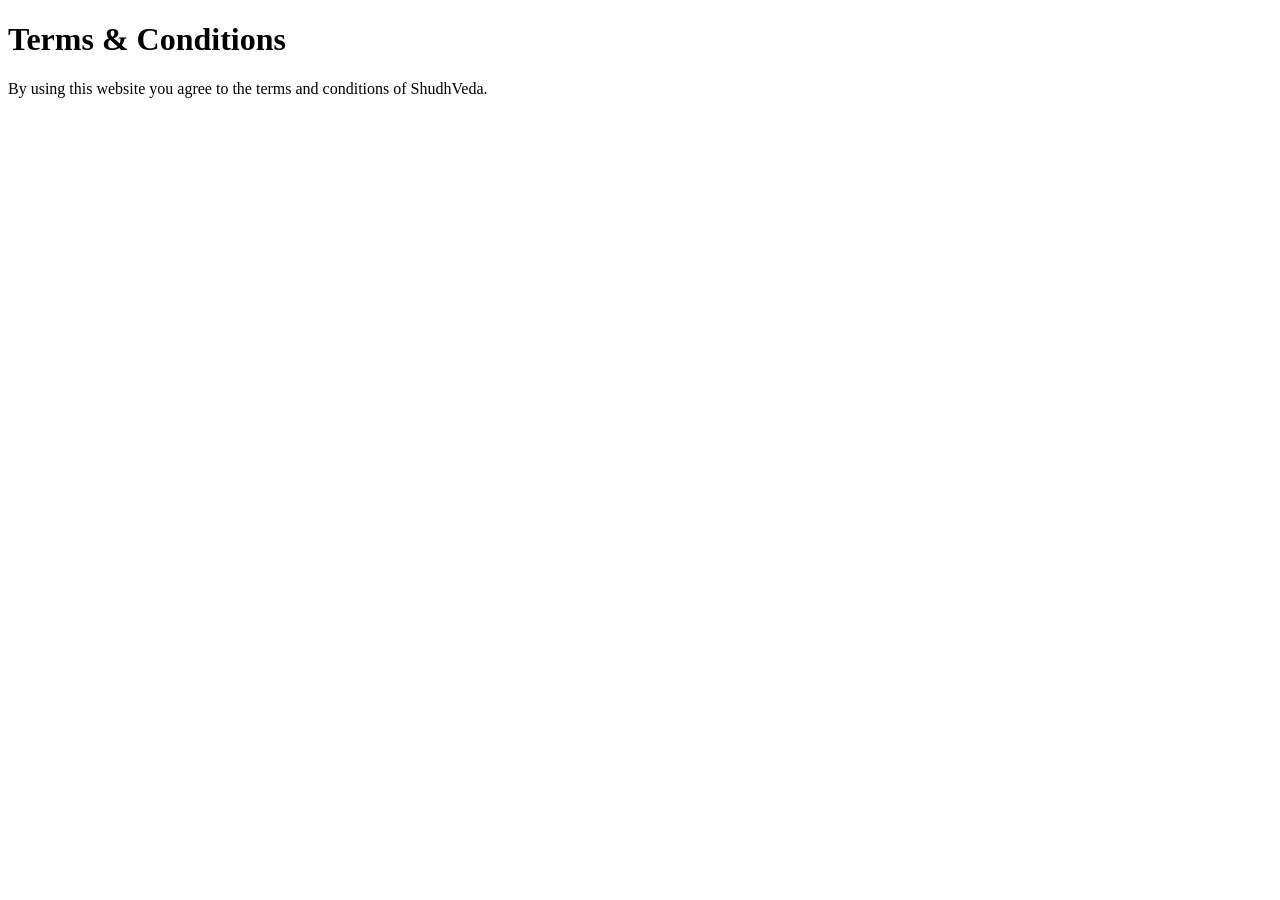
<file: terms.html>
<!DOCTYPE html>
<html>
<head>
<title>Terms & Conditions</title>
</head>
<body>

<h1>Terms & Conditions</h1>

<p>
By using this website you agree to the
terms and conditions of ShudhVeda.
</p>

</body>
</html>
</file>
